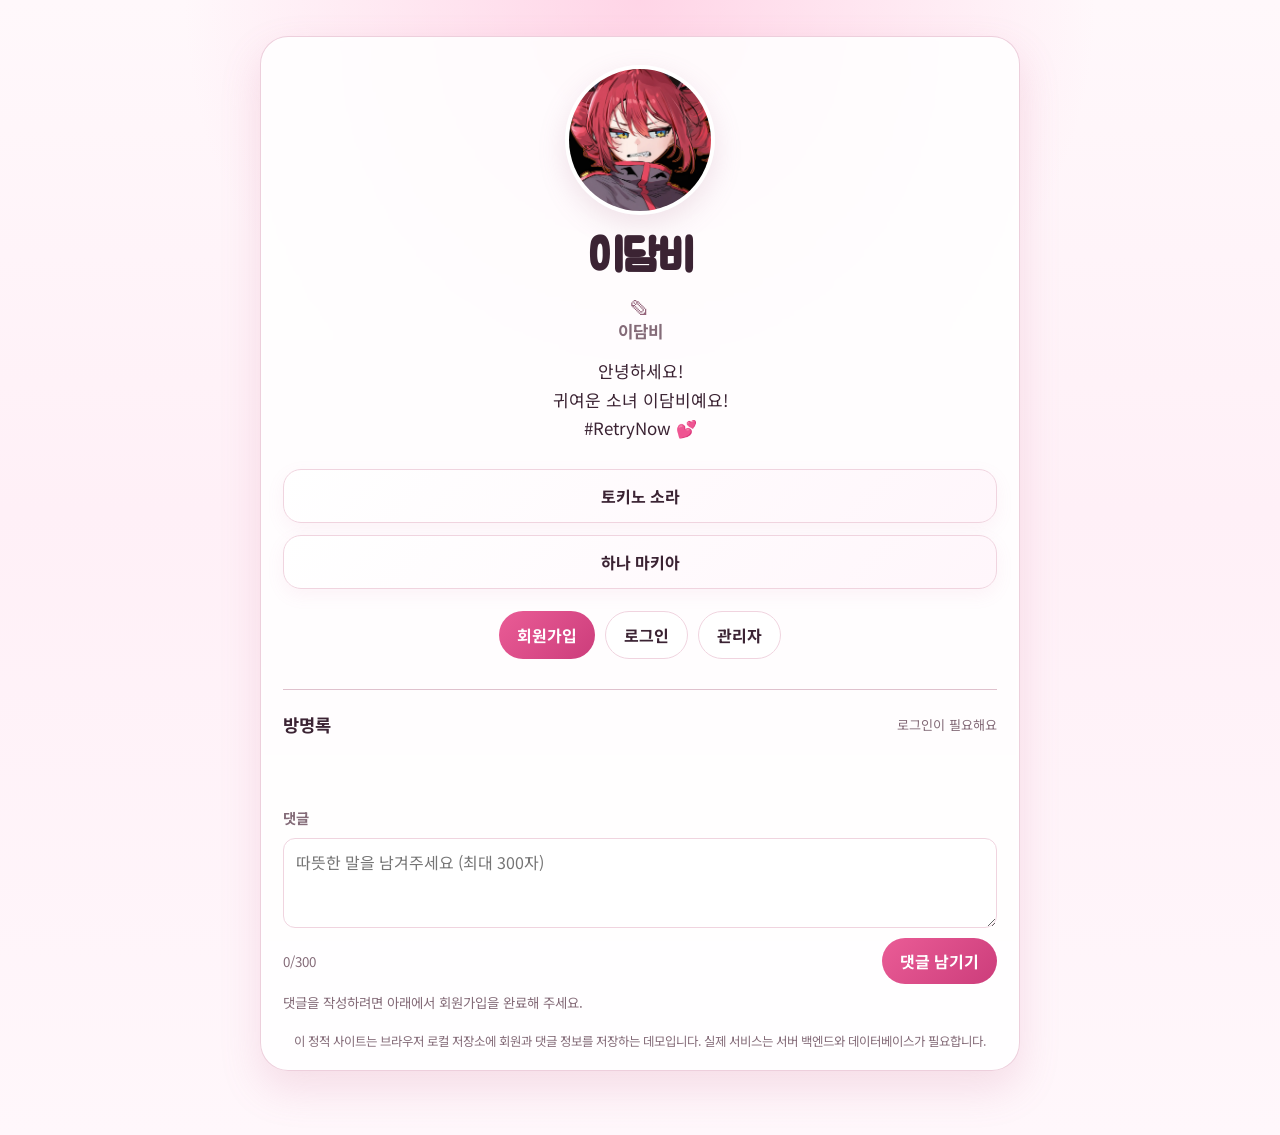
<file: index.html>
<!DOCTYPE html>
<html lang="ko">
  <head>
    <meta charset="UTF-8" />
    <meta name="viewport" content="width=device-width, initial-scale=1.0" />
    <title>이담비</title>
    <meta name="description" content="RetryNow, MyLink-Kit" />
    <meta name="author" content="RetryNow" />
    <meta property="og:title" content="이담비" />
    <meta property="og:description" content="RetryNow, MyLink-Kit." />
    <meta property="og:image" content="https://retrynoworg.github.io/img/Screenshot_20260914-200720_KakaoTalk.jpg" />
    <meta property="og:url" content="https://retrynoworg.github.io/" />
    <meta name="twitter:card" content="summary_large_image" />
    <link rel="icon" href="favicon.ico" type="image/x-icon" />
    <link rel="preconnect" href="https://fonts.googleapis.com" />
    <link rel="preconnect" href="https://fonts.gstatic.com" crossorigin />
    <link href="https://fonts.googleapis.com/css2?family=Jua&family=Noto+Sans+KR:wght@100..900&display=swap" rel="stylesheet" />
    <link rel="stylesheet" href="styles.css" />
  </head>
  <body>
    <main class="wrapper">
      <section class="content" aria-labelledby="profile-name">
        <div class="infoArea">
          <div class="thumbBox"><img id="profile-image" src="img/Screenshot_20260914-200720_KakaoTalk.jpg" alt="RetryNow" /></div>
          <h1 id="profile-name" class="userName">이담비</h1>
          <button id="profile-edit-open" class="profile-edit-button" type="button" aria-label="프로필과 링크 편집">✎</button>
          <h2 id="profile-subtitle" class="pageSubtitle">이담비</h2>
          <p id="profile-slogan" class="sloganText">안녕하세요!<br />귀여운 소녀 이담비예요!<br />#RetryNow 💕</p>
        </div>

        <div class="linkArea">
          <ul id="profile-links"></ul>
        </div>

        <div class="account-actions">
          <button id="signup-open" class="primary" type="button">회원가입</button>
          <button id="login-open" class="secondary" type="button">로그인</button>
          <button id="logout" class="secondary" type="button" hidden>로그아웃</button>
          <a href="admin.html" class="admin-link secondary">관리자</a>
        </div>

        <section class="community" aria-labelledby="community-title">
          <div class="section-heading">
            <h2 id="community-title">방명록</h2>
            <span id="auth-status">로그인이 필요해요</span>
          </div>
          <div id="comments" class="comments" aria-live="polite"></div>
          <form id="comment-form" class="comment-form" hidden>
            <label for="comment-text">댓글</label>
            <textarea id="comment-text" maxlength="300" required placeholder="따뜻한 말을 남겨주세요 (최대 300자)"></textarea>
            <div class="form-row"><small><span id="comment-count">0</span>/300</small><button type="submit">댓글 남기기</button></div>
          </form>
          <p id="comment-login-hint" class="hint">댓글을 작성하려면 아래에서 회원가입을 완료해 주세요.</p>
        </section>
        <p class="demo-note">이 정적 사이트는 브라우저 로컬 저장소에 회원과 댓글 정보를 저장하는 데모입니다. 실제 서비스는 서버 백엔드와 데이터베이스가 필요합니다.</p>
      </section>
    </main>

    <dialog id="profile-editor-dialog" class="profile-editor-dialog" aria-labelledby="profile-editor-title">
      <button id="profile-editor-close" class="dialog-close" type="button" aria-label="닫기">×</button>
      <h2 id="profile-editor-title">프로필·링크 편집</h2>
      <p class="muted">프로필 이미지부터 링크까지 수정할 수 있어요. 링크는 최대 100개입니다.</p>
      <form id="profile-editor-form">
        <label>프로필 이미지 URL<input id="edit-profile-image" type="url" required placeholder="https://example.com/profile.jpg" /></label>
        <label>이름<input id="edit-profile-name" maxlength="80" required /></label>
        <label>부제목<input id="edit-profile-subtitle" maxlength="120" /></label>
        <label>소개<textarea id="edit-profile-slogan" rows="3" maxlength="500"></textarea></label>
        <div class="editor-links-heading"><strong>링크</strong><span id="link-limit-count">0 / 100</span></div>
        <div id="editor-links" class="editor-links"></div>
        <button id="add-link" class="secondary add-link" type="button">＋ 링크 추가</button>
        <p id="profile-editor-error" class="form-error" role="alert"></p>
        <div class="dialog-actions"><button id="profile-editor-cancel" class="secondary" type="button">취소</button><button class="primary" type="submit">저장</button></div>
      </form>
    </dialog>

    <dialog id="account-dialog" aria-labelledby="dialog-title">
      <button class="dialog-close" type="button" aria-label="닫기">×</button>
      <h2 id="dialog-title">안전한 회원가입</h2>
      <p class="step-label">단계 <span id="step-number">1</span> / 4</p>
      <div class="progress"><span id="progress-bar"></span></div>
      <form id="account-form" novalidate>
        <fieldset data-step="1"><legend>약관 동의</legend><p class="muted">서비스 이용을 위해 아래 항목을 확인해 주세요.</p><label class="check"><input id="terms" type="checkbox" required /> 이용약관과 개인정보 처리 안내에 동의합니다.</label><label class="check"><input id="age" type="checkbox" required /> 만 14세 이상이며 가입 정보를 직접 입력합니다.</label></fieldset>
        <fieldset data-step="2" hidden><legend>계정 정보</legend><label>닉네임<input id="username" minlength="2" maxlength="20" pattern="[가-힣A-Za-z0-9_]+" required autocomplete="username" /></label><small>2~20자, 한글·영문·숫자·밑줄만 사용할 수 있어요.</small><label>이메일<input id="email" type="email" required autocomplete="email" /></label><label>비밀번호<input id="password" type="password" minlength="12" required autocomplete="new-password" /></label><small>12자 이상이며 대문자·소문자·숫자·특수문자를 모두 포함해야 해요.</small><label>비밀번호 확인<input id="password-confirm" type="password" required autocomplete="new-password" /></label></fieldset>
        <fieldset data-step="3" hidden><legend>본인 확인</legend><p class="muted">아래 인증 코드를 입력해 주세요. 실제 운영 환경에서는 이메일/SMS 인증을 연결해야 합니다.</p><div class="verification-code" id="verification-code" aria-live="polite"></div><label>인증 코드<input id="verification-input" inputmode="numeric" pattern="[0-9]{6}" maxlength="6" required /></label><label class="check"><input id="privacy" type="checkbox" required /> 개인정보 수집 및 댓글 표시에 동의합니다.</label></fieldset>
        <fieldset data-step="4" hidden><legend>마지막 확인</legend><p>자동 가입 방지를 위해 다음 계산을 입력해 주세요.</p><p class="challenge" id="challenge-question"></p><label>정답<input id="challenge-answer" inputmode="numeric" required /></label><label class="check"><input id="community-rules" type="checkbox" required /> 서로 존중하는 댓글을 작성하겠습니다.</label></fieldset>
        <p id="form-error" class="form-error" role="alert"></p><div class="dialog-actions"><button id="back-step" class="secondary" type="button" hidden>이전</button><button id="next-step" class="primary" type="button">다음</button></div>
      </form>
    </dialog>
    <script src="script.js"></script>
  </body>
</html>
</file>
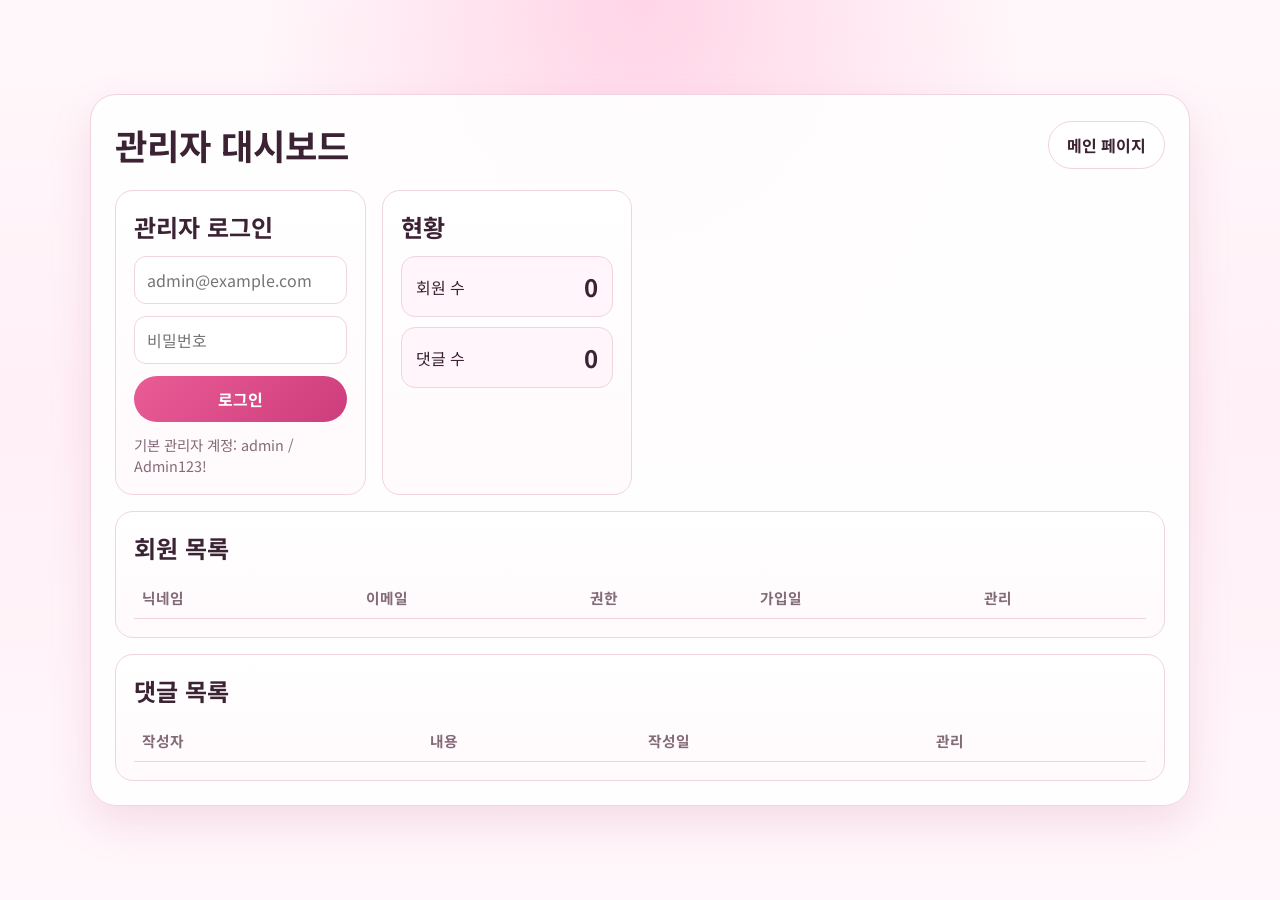
<file: admin.html>
<!DOCTYPE html>
<html lang="ko">
  <head>
    <meta charset="UTF-8" />
    <meta name="viewport" content="width=device-width, initial-scale=1.0" />
    <title>관리자 대시보드</title>
    <link rel="stylesheet" href="styles.css" />
  </head>
  <body>
    <main class="admin-page">
      <div class="admin-shell">
        <header class="admin-header">
          <h1>관리자 대시보드</h1>
          <a href="index.html" class="admin-link">메인 페이지</a>
        </header>

        <div class="admin-grid">
          <section class="admin-panel">
            <h2>관리자 로그인</h2>
            <form id="admin-login-form" class="admin-login">
              <input id="admin-email" type="email" placeholder="admin@example.com" required />
              <input id="admin-password" type="password" placeholder="비밀번호" required />
              <button type="submit" class="primary">로그인</button>
            </form>
            <div id="admin-status" class="admin-status">기본 관리자 계정: admin / Admin123!</div>
          </section>

          <section class="admin-panel">
            <h2>현황</h2>
            <div class="summary-box">
              회원 수
              <strong id="member-count">0</strong>
            </div>
            <div class="summary-box">
              댓글 수
              <strong id="comment-count-admin">0</strong>
            </div>
          </section>

          <section class="admin-panel" style="grid-column: 1 / -1;">
            <h2>회원 목록</h2>
            <table class="admin-table">
              <thead>
                <tr>
                  <th>닉네임</th>
                  <th>이메일</th>
                  <th>권한</th>
                  <th>가입일</th>
                  <th>관리</th>
                </tr>
              </thead>
              <tbody id="user-table-body"></tbody>
            </table>
          </section>

          <section class="admin-panel" style="grid-column: 1 / -1;">
            <h2>댓글 목록</h2>
            <table class="admin-table">
              <thead>
                <tr>
                  <th>작성자</th>
                  <th>내용</th>
                  <th>작성일</th>
                  <th>관리</th>
                </tr>
              </thead>
              <tbody id="comment-table-body"></tbody>
            </table>
          </section>
        </div>
      </div>
    </main>

    <script>
      const USERS_KEY = "retryNowUsers";
      const COMMENTS_KEY = "retryNowComments";
      const SESSION_KEY = "retryNowSession";

      const read = (key, fallback) => {
        try {
          const value = JSON.parse(localStorage.getItem(key));
          return value ?? fallback;
        } catch {
          return fallback;
        }
      };

      const write = (key, value) => localStorage.setItem(key, JSON.stringify(value));
      const currentUser = () => localStorage.getItem(SESSION_KEY);

      function renderAdminDashboard() {
        const users = read(USERS_KEY, []);
        const comments = read(COMMENTS_KEY, []);

        document.querySelector("#member-count").textContent = String(users.length);
        document.querySelector("#comment-count-admin").textContent = String(comments.length);

        const userTable = document.querySelector("#user-table-body");
        userTable.innerHTML = "";

        users.forEach((user) => {
          const row = document.createElement("tr");
          row.innerHTML = `
            <td>${user.username}</td>
            <td>${user.email}</td>
            <td>${user.role || "member"}</td>
            <td>${new Date(user.createdAt).toLocaleString("ko-KR")}</td>
            <td><button type="button" data-user="${user.email}">삭제</button></td>
          `;
          userTable.append(row);
        });

        const commentTable = document.querySelector("#comment-table-body");
        commentTable.innerHTML = "";

        comments.forEach((comment) => {
          const row = document.createElement("tr");
          row.innerHTML = `
            <td>${comment.user}</td>
            <td>${comment.text}</td>
            <td>${new Date(comment.createdAt).toLocaleString("ko-KR")}</td>
            <td><button type="button" data-comment="${comment.createdAt}">삭제</button></td>
          `;
          commentTable.append(row);
        });
      }

      document.addEventListener("click", (event) => {
        if (event.target.matches("[data-user]")) {
          const email = event.target.dataset.user;
          const users = read(USERS_KEY, []).filter((user) => user.email !== email);
          write(USERS_KEY, users);
          renderAdminDashboard();
        }

        if (event.target.matches("[data-comment]")) {
          const createdAt = Number(event.target.dataset.comment);
          const comments = read(COMMENTS_KEY, []).filter((comment) => comment.createdAt !== createdAt);
          write(COMMENTS_KEY, comments);
          renderAdminDashboard();
        }
      });

      document.querySelector("#admin-login-form").addEventListener("submit", (event) => {
        event.preventDefault();
        const email = document.querySelector("#admin-email").value.trim().toLowerCase();
        const password = document.querySelector("#admin-password").value;
        const users = read(USERS_KEY, []);
        const admin = users.find((user) => user.email === email && user.role === "admin");

        if (admin && password === "Admin123!") {
          localStorage.setItem(SESSION_KEY, admin.username);
          document.querySelector("#admin-status").textContent = "관리자 로그인 완료";
          renderAdminDashboard();
        } else {
          document.querySelector("#admin-status").textContent = "잘못된 관리자 정보입니다.";
        }
      });

      renderAdminDashboard();
    </script>
  </body>
</html>
</file>
<file: styles.css>
@import url('https://fonts.googleapis.com/css2?family=Jua&family=Noto+Sans+KR:wght@100..900&display=swap');

:root {
  --bg: #fff7fb;
  --bg-strong: #ffeaf3;
  --card: rgba(255, 255, 255, 0.86);
  --card-strong: #fff;
  --pink: #ea5c96;
  --pink-deep: #cc3d7b;
  --pink-soft: #ffe1ec;
  --purple: #ae7ad8;
  --ink: #3b2333;
  --muted: #846b78;
  --line: #f0d4df;
  --shadow: 0 18px 40px rgba(199, 104, 142, 0.18);
}

* { box-sizing: border-box; }

html { scroll-behavior: smooth; }

body {
  margin: 0;
  min-height: 100vh;
  font-family: "Noto Sans KR", sans-serif;
  background:
    radial-gradient(circle at top, rgba(255, 184, 214, 0.55), transparent 35%),
    linear-gradient(180deg, #fff8fb 0%, #fff0f7 45%, #fff7fb 100%);
  color: var(--ink);
}

a {
  color: inherit;
  text-decoration: none;
}

img {
  max-width: 100%;
  display: block;
}

button,
input,
textarea {
  font: inherit;
}

button {
  cursor: pointer;
}

.wrapper {
  width: min(96vw, 760px);
  margin: 0 auto;
  padding: 36px 0 64px;
}

.content {
  background: var(--card);
  border: 1px solid rgba(233, 196, 212, 0.8);
  border-radius: 28px;
  box-shadow: var(--shadow);
  backdrop-filter: blur(2px);
  padding: 28px 22px 18px;
}

.infoArea {
  display: flex;
  flex-direction: column;
  align-items: center;
  text-align: center;
}

.thumbBox {
  width: 150px;
  height: 150px;
  overflow: hidden;
  border-radius: 50%;
  border: 4px solid rgba(255, 255, 255, 0.9);
  background: #fff;
  box-shadow: 0 10px 28px rgba(172, 103, 141, 0.18);
}

.thumbBox img {
  width: 100%;
  height: 100%;
  object-fit: cover;
}

.userName {
  margin: 16px 0 4px;
  font-family: "Jua", "Noto Sans KR", sans-serif;
  font-size: clamp(2rem, 4vw, 2.8rem);
  line-height: 1.2;
  letter-spacing: -0.04em;
}

.pageSubtitle {
  margin: 0;
  color: var(--muted);
  font-size: 1.05rem;
  font-weight: 700;
}

.sloganText {
  margin: 14px auto 0;
  max-width: 560px;
  font-size: 1.06rem;
  line-height: 1.7;
  white-space: pre-line;
  color: var(--ink);
}

.linkArea {
  margin-top: 26px;
}

#profile-links {
  list-style: none;
  padding: 0;
  margin: 0;
  display: grid;
  gap: 12px;
}

#profile-links li {
  display: block;
}

#profile-links a {
  display: block;
  padding: 14px 16px;
  border-radius: 18px;
  background: linear-gradient(135deg, #fff 0%, #fff6fb 100%);
  border: 1px solid var(--line);
  box-shadow: 0 6px 18px rgba(218, 120, 161, 0.08);
  color: var(--ink);
  text-align: center;
  font-weight: 700;
  transition: transform 0.18s ease, box-shadow 0.18s ease, border-color 0.18s ease;
}

#profile-links a:hover,
#profile-links a:focus-visible {
  transform: translateY(-1px);
  border-color: rgba(234, 92, 150, 0.5);
  box-shadow: 0 10px 24px rgba(212, 98, 154, 0.12);
}

.account-actions {
  display: flex;
  flex-wrap: wrap;
  justify-content: center;
  gap: 10px;
  margin-top: 22px;
}

.primary,
.secondary,
.admin-link,
.dialog-actions button,
.comment-form button {
  border: 0;
  border-radius: 999px;
  padding: 11px 18px;
  font-weight: 700;
  transition: opacity 0.2s ease, transform 0.2s ease;
}

.primary,
.comment-form button {
  background: linear-gradient(135deg, var(--pink) 0%, var(--pink-deep) 100%);
  color: #fff;
}

.secondary,
.admin-link,
.dialog-actions button {
  background: #fff;
  color: var(--ink);
  border: 1px solid var(--line);
}

.primary:hover,
.secondary:hover,
.admin-link:hover,
.dialog-actions button:hover,
.comment-form button:hover,
.primary:focus-visible,
.secondary:focus-visible,
.admin-link:focus-visible,
.dialog-actions button:focus-visible,
.comment-form button:focus-visible {
  transform: translateY(-1px);
}

.community {
  margin-top: 30px;
  border-top: 1px solid rgba(220, 187, 200, 0.9);
  padding-top: 22px;
}

.section-heading {
  display: flex;
  align-items: center;
  justify-content: space-between;
  gap: 12px;
  margin-bottom: 14px;
}

.section-heading h2 {
  margin: 0;
  font-size: 1.1rem;
}

#auth-status {
  font-size: 0.82rem;
  color: var(--muted);
}

.comments {
  display: grid;
  gap: 10px;
  min-height: 42px;
}

.comments p {
  margin: 0;
  padding: 12px 14px;
  border-radius: 14px;
  background: #fff8fb;
  border: 1px solid var(--line);
  line-height: 1.6;
  word-break: break-word;
}

.comment-form {
  margin-top: 14px;
  display: grid;
  gap: 10px;
}

.comment-form label {
  font-size: 0.9rem;
  font-weight: 700;
  color: var(--muted);
}

.comment-form textarea,
#profile-editor-form input,
#profile-editor-form textarea,
#account-form input,
.admin-login input {
  width: 100%;
  border: 1px solid var(--line);
  border-radius: 12px;
  padding: 11px 12px;
  background: #fff;
  color: var(--ink);
}

.comment-form textarea {
  min-height: 90px;
  resize: vertical;
}

.form-row {
  display: flex;
  align-items: center;
  justify-content: space-between;
  gap: 10px;
}

.form-row small {
  color: var(--muted);
}

.hint {
  margin: 8px 0 0;
  font-size: 0.84rem;
  color: var(--muted);
}

.demo-note {
  margin: 20px 0 0;
  color: var(--muted);
  font-size: 0.78rem;
  text-align: center;
  line-height: 1.6;
}

/* dialog and form styles */

dialog {
  border: 0;
  border-radius: 24px;
  padding: 0;
  max-width: min(92vw, 540px);
  width: min(92vw, 540px);
  background: #fff;
  box-shadow: 0 30px 80px rgba(51, 18, 34, 0.24);
}

dialog::backdrop {
  background: rgba(24, 9, 20, 0.42);
  backdrop-filter: blur(2px);
}

#profile-editor-dialog,
#account-dialog {
  padding: 22px 20px 18px;
}

.dialog-close {
  position: absolute;
  top: 12px;
  right: 12px;
  width: 32px;
  height: 32px;
  border: 0;
  border-radius: 50%;
  background: #fff2f7;
  color: var(--muted);
  font-size: 1.5rem;
  line-height: 1;
}

#profile-editor-dialog h2,
#account-dialog h2 {
  margin: 0 0 8px;
  font-size: 1.35rem;
}

.muted {
  margin: 0 0 14px;
  color: var(--muted);
  line-height: 1.5;
}

#profile-editor-form,
#account-form {
  display: grid;
  gap: 12px;
}

#profile-editor-form label,
#account-form label,
#account-form legend {
  display: grid;
  gap: 8px;
  text-align: left;
  font-weight: 700;
  color: var(--ink);
}

#profile-editor-form textarea {
  min-height: 88px;
  resize: vertical;
}

.editor-links-heading {
  display: flex;
  align-items: center;
  justify-content: space-between;
  margin-top: 10px;
}

.editor-links-heading span {
  color: var(--muted);
  font-size: 0.82rem;
}

.editor-links {
  display: grid;
  gap: 8px;
  margin: 8px 0;
  max-height: 280px;
  overflow-y: auto;
}

.editor-link-row {
  display: grid;
  grid-template-columns: 1fr 1.5fr auto;
  gap: 6px;
  align-items: center;
}

.editor-link-row input {
  min-width: 0;
  width: 100%;
}

.editor-link-row button,
.remove-link {
  padding: 8px 10px;
  color: var(--pink-deep);
  background: var(--pink-soft);
  border: 0;
  border-radius: 999px;
  font-size: 0.82rem;
}

.add-link { margin: 4px 0 12px; }
.add-link:disabled { opacity: 0.5; cursor: not-allowed; }

.form-error {
  min-height: 1.2em;
  margin: 0;
  color: #b6164c;
  font-size: 0.9rem;
}

.dialog-actions {
  display: flex;
  justify-content: flex-end;
  gap: 8px;
  margin-top: 4px;
}

.step-label {
  margin: 0 0 8px;
  color: var(--muted);
  font-weight: 700;
}

.progress {
  width: 100%;
  height: 8px;
  background: #f7e4ee;
  border-radius: 999px;
  overflow: hidden;
  margin-bottom: 12px;
}

#progress-bar {
  display: block;
  width: 25%;
  height: 100%;
  background: linear-gradient(90deg, var(--pink) 0%, var(--purple) 100%);
}

#account-form fieldset {
  border: 1px solid var(--line);
  border-radius: 18px;
  padding: 14px 12px;
  margin: 0;
}

#account-form fieldset[hidden] {
  display: none;
}

#account-form .check {
  display: flex;
  align-items: flex-start;
  gap: 10px;
}

#account-form .check input {
  width: 18px;
  height: 18px;
  margin-top: 2px;
}

.challenge {
  margin: 0;
  font-weight: 700;
  color: var(--pink-deep);
}

.admin-page {
  min-height: 100vh;
  display: grid;
  place-items: center;
  padding: 28px 16px;
}

.admin-shell {
  width: min(100%, 1100px);
  background: rgba(255, 255, 255, 0.9);
  border: 1px solid var(--line);
  border-radius: 26px;
  box-shadow: var(--shadow);
  padding: 24px;
}

.admin-header {
  display: flex;
  align-items: center;
  justify-content: space-between;
  gap: 12px;
  margin-bottom: 20px;
}

.admin-header h1 {
  margin: 0;
  font-size: clamp(1.6rem, 3vw, 2.2rem);
}

.admin-grid {
  display: grid;
  grid-template-columns: repeat(auto-fit, minmax(220px, 1fr));
  gap: 16px;
}

.admin-panel {
  padding: 18px;
  border: 1px solid var(--line);
  border-radius: 18px;
  background: linear-gradient(180deg, #fff 0%, #fffafc 100%);
}

.admin-panel h2 {
  margin-top: 0;
  margin-bottom: 12px;
}

.admin-login {
  display: grid;
  gap: 12px;
}

.admin-status {
  margin-top: 12px;
  color: var(--muted);
  font-size: 0.9rem;
}

.summary-box {
  display: flex;
  align-items: center;
  justify-content: space-between;
  gap: 12px;
  padding: 12px 14px;
  border-radius: 14px;
  background: #fff5fa;
  border: 1px solid var(--line);
  margin-bottom: 10px;
}

.summary-box strong {
  font-size: 1.5rem;
}

.admin-table {
  width: 100%;
  border-collapse: collapse;
  font-size: 0.92rem;
}

.admin-table th,
.admin-table td {
  border-bottom: 1px solid var(--line);
  padding: 10px 8px;
  text-align: left;
  vertical-align: top;
}

.admin-table th {
  color: var(--muted);
}

.admin-table button {
  border: 0;
  background: #ffe6ef;
  color: var(--pink-deep);
  border-radius: 999px;
  padding: 6px 10px;
  font-weight: 700;
}

@media (max-width: 620px) {
  .wrapper {
    width: min(94vw, 760px);
    padding-top: 22px;
  }

  .content {
    padding: 20px 14px 16px;
  }

  .section-heading {
    flex-direction: column;
    align-items: flex-start;
  }

  .editor-link-row {
    grid-template-columns: 1fr 1fr;
  }

  .editor-link-row button {
    grid-column: 1 / -1;
    justify-self: start;
  }

  .admin-header {
    flex-direction: column;
    align-items: flex-start;
  }
}

/* Added profile editor */
.profile-edit-button { display: block; margin: 6px auto 0; padding: 2px 8px; border: 0; border-radius: 8px; color: #94647b; background: transparent; font-size: 1.25rem; line-height: 1; }
.profile-edit-button:hover, .profile-edit-button:focus-visible { color: var(--pink); background: #fff; }
.profile-editor-dialog { width: min(94vw, 620px); max-height: 90vh; overflow-y: auto; }
.profile-editor-dialog form { text-align: left; }
.profile-editor-dialog textarea { width: 100%; border: 1px solid var(--line); border-radius: 10px; padding: 11px; resize: vertical; color: var(--ink); background: #fffafd; }
.editor-links-heading { display: flex; justify-content: space-between; align-items: center; margin-top: 20px; }
.editor-links-heading span { color: #876477; font-size: .82rem; }
.editor-links { display: grid; gap: 8px; margin: 8px 0; max-height: 280px; overflow-y: auto; }
.editor-link-row { display: grid; grid-template-columns: 1fr 1.5fr auto; gap: 6px; align-items: center; }
.editor-link-row input { min-width: 0; width: 100%; border: 1px solid var(--line); border-radius: 9px; padding: 9px; color: var(--ink); background: #fff; }
.editor-link-row button { padding: 8px 10px; color: #9d4667; background: #ffe8ef; border: 0; border-radius: 999px; font-size: .82rem; }
.add-link { margin: 4px 0 12px; }
.add-link:disabled { opacity: .5; cursor: not-allowed; }
@media (max-width: 520px) { .editor-link-row { grid-template-columns: 1fr 1fr; } .editor-link-row button { grid-column: 1 / -1; justify-self: start; } }
</file>
